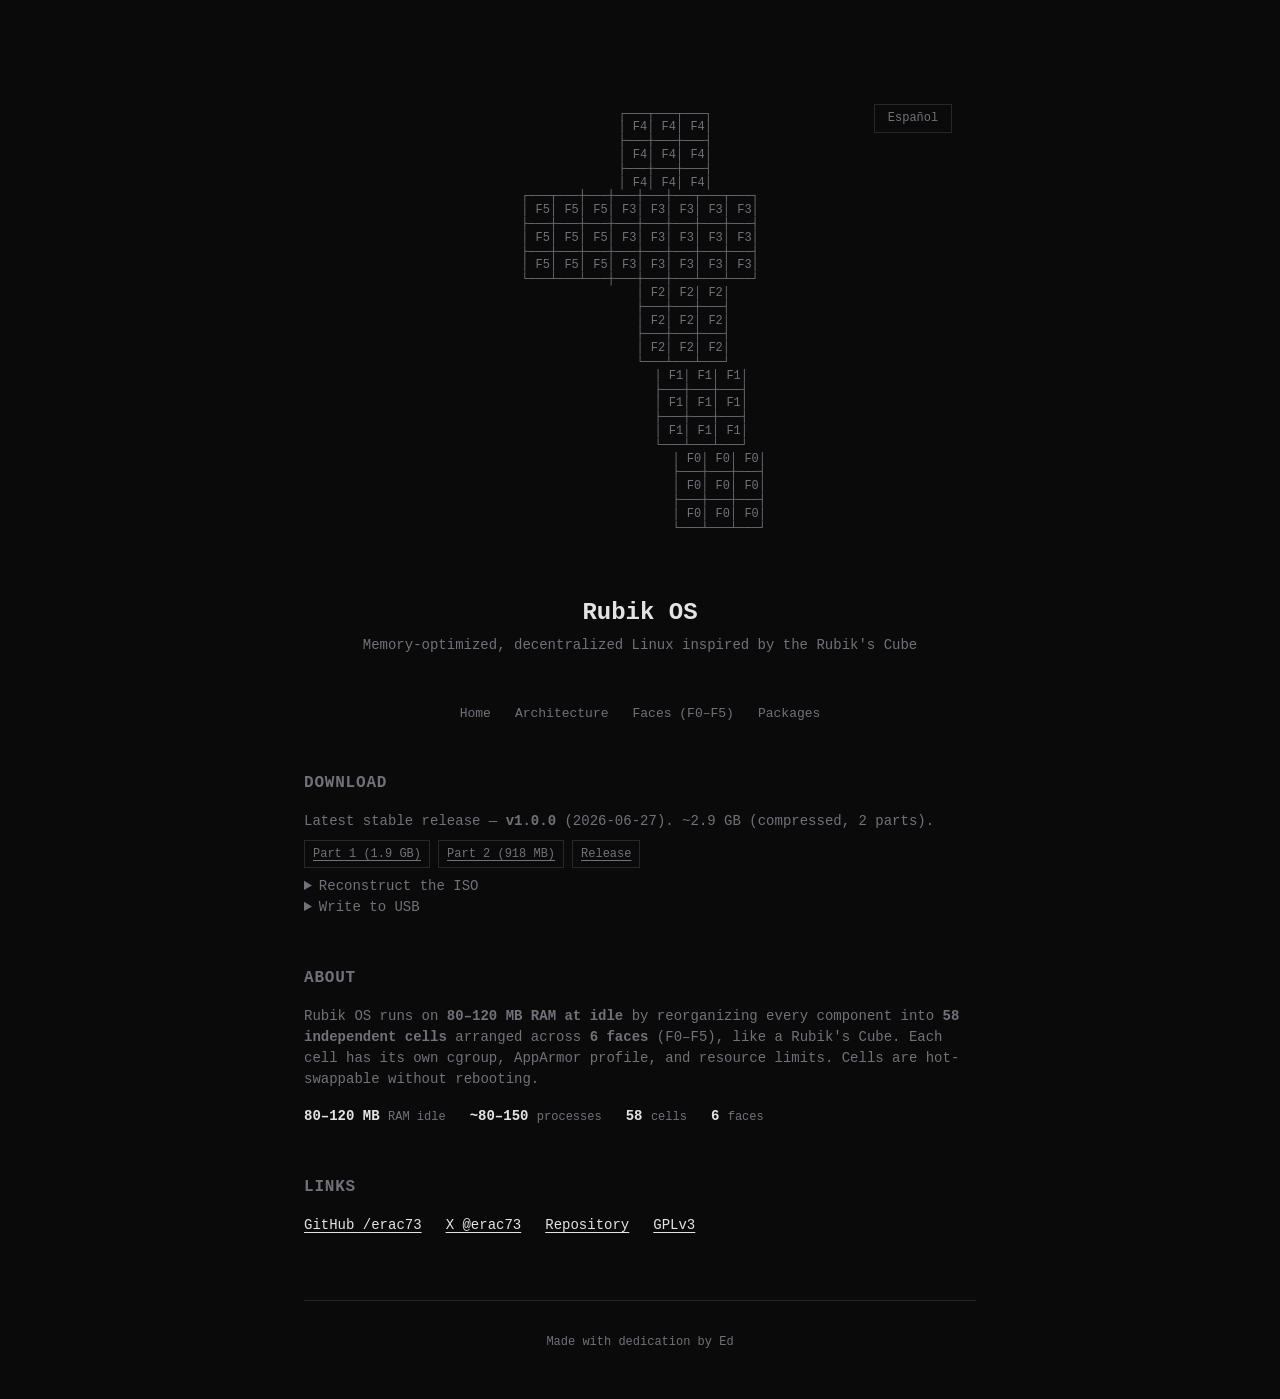
<file: docs/index.html>
<!DOCTYPE html>
<html lang="en">
<head>
  <meta charset="UTF-8">
  <meta name="viewport" content="width=device-width, initial-scale=1.0">
  <title>Rubik OS — Memory-optimized Linux</title>
  <meta name="description" content="Rubik OS is an Arch-based Linux distribution optimized for low-resource hardware. 80–120 MB RAM at idle.">
  <link rel="stylesheet" href="style.css">
</head>
<body>
  <div class="container">

    <header style="position:relative">
      <button class="lang-btn" onclick="toggleLang()" id="langBtn">Español</button>
      <div class="ascii">
        <pre>       ┌───┬───┬───┐
       │ F4│ F4│ F4│
       ├───┼───┼───┤
       │ F4│ F4│ F4│
       ├───┼───┼───┤
       │ F4│ F4│ F4│
┌───┬───┼───┼───┼───┼───┬───┬───┐
│ F5│ F5│ F5│ F3│ F3│ F3│ F3│ F3│
├───┼───┼───┼───┼───┼───┼───┼───┤
│ F5│ F5│ F5│ F3│ F3│ F3│ F3│ F3│
├───┼───┼───┼───┼───┼───┼───┼───┤
│ F5│ F5│ F5│ F3│ F3│ F3│ F3│ F3│
└───┴───┴───┼───┼───┼───┴───┴───┘
            │ F2│ F2│ F2│
            ├───┼───┼───┤
            │ F2│ F2│ F2│
            ├───┼───┼───┤
            │ F2│ F2│ F2│
            └───┴───┴───┘
                 │ F1│ F1│ F1│
                 ├───┼───┼───┤
                 │ F1│ F1│ F1│
                 ├───┼───┼───┤
                 │ F1│ F1│ F1│
                 └───┴───┴───┘
                      │ F0│ F0│ F0│
                      ├───┼───┼───┤
                      │ F0│ F0│ F0│
                      ├───┼───┼───┤
                      │ F0│ F0│ F0│
                      └───┴───┴───┘</pre>
      </div>
      <h1>Rubik OS</h1>
      <p class="en">Memory-optimized, decentralized Linux inspired by the Rubik's Cube</p>
      <p class="es">Linux optimizado para memoria, descentralizado, inspirado en el Cubo Rubik</p>
    </header>

    <nav class="nav-links">
      <a href="/rubik-os/" class="en">Home</a><a href="/rubik-os/" class="es">Inicio</a>
      <a href="/rubik-os/architecture.html">Architecture</a>
      <a href="/rubik-os/faces.html"><span class="en">Faces (F0–F5)</span><span class="es">Caras (F0–F5)</span></a>
      <a href="/rubik-os/packages.html"><span class="en">Packages</span><span class="es">Paquetes</span></a>
    </nav>

    <div class="section">
      <h2 class="en">Download</h2>
      <h2 class="es">Descargar</h2>
      <p class="en">Latest stable release — <strong>v1.0.0</strong> (2026-06-27). ~2.9 GB (compressed, 2 parts).</p>
      <p class="es">Última versión estable — <strong>v1.0.0</strong> (2026-06-27). ~2.9 GB (comprimido, 2 partes).</p>
      <div class="download-grid">
        <a href="https://github.com/erac73/rubik-os/releases/download/v1.0.0/rubik-os-20260627-x86_64.iso.xz.part_aa" class="tag"><span class="en">Part 1 (1.9 GB)</span><span class="es">Parte 1 (1.9 GB)</span></a>
        <a href="https://github.com/erac73/rubik-os/releases/download/v1.0.0/rubik-os-20260627-x86_64.iso.xz.part_ab" class="tag"><span class="en">Part 2 (918 MB)</span><span class="es">Parte 2 (918 MB)</span></a>
        <a href="https://github.com/erac73/rubik-os/releases/tag/v1.0.0" class="tag"><span class="en">Release</span><span class="es">Release</span></a>
      </div>
      <details>
        <summary class="en">Reconstruct the ISO</summary>
        <summary class="es">Reconstruir la ISO</summary>
        <pre class="block">cat rubik-os-*.iso.xz.part_* > rubik-os-20260627-x86_64.iso.xz
xz -d rubik-os-20260627-x86_64.iso.xz</pre>
      </details>
      <details>
        <summary class="en">Write to USB</summary>
        <summary class="es">Grabar en USB</summary>
        <pre class="block"># Linux
dd if=rubik-os-20260627-x86_64.iso of=/dev/sdX bs=4M status=progress && sync

# Windows (Rufus) — mode: "DD Image" (NOT "ISO Image")

# macOS
sudo dd if=rubik-os-20260627-x86_64.iso of=/dev/diskX bs=4m status=progress</pre>
      </details>
    </div>

    <div class="section">
      <h2 class="en">About</h2>
      <h2 class="es">Acerca de</h2>
      <p class="en">Rubik OS runs on <strong>80–120 MB RAM at idle</strong> by reorganizing every component into <strong>58 independent cells</strong> arranged across <strong>6 faces</strong> (F0–F5), like a Rubik's Cube. Each cell has its own cgroup, AppArmor profile, and resource limits. Cells are hot-swappable without rebooting.</p>
      <p class="es">Rubik OS funciona con <strong>80–120 MB RAM en idle</strong> reorganizando cada componente en <strong>58 celdas independientes</strong> distribuidas en <strong>6 caras</strong> (F0–F5), como un Cubo Rubik. Cada celda tiene su propio cgroup, perfil AppArmor y límites de recursos. Las celdas son intercambiables en caliente.</p>
      <div class="stats" style="margin-top:1rem">
        <div class="stat"><span class="stat-val">80–120 MB</span> <span class="stat-label en">RAM idle</span><span class="stat-label es">RAM idle</span></div>
        <div class="stat"><span class="stat-val">~80–150</span> <span class="stat-label en">processes</span><span class="stat-label es">procesos</span></div>
        <div class="stat"><span class="stat-val">58</span> <span class="stat-label en">cells</span><span class="stat-label es">celdas</span></div>
        <div class="stat"><span class="stat-val">6</span> <span class="stat-label en">faces</span><span class="stat-label es">caras</span></div>
      </div>
    </div>

    <div class="section">
      <h2 class="en">Links</h2>
      <h2 class="es">Enlaces</h2>
      <div class="links-grid">
        <a href="https://github.com/erac73">GitHub /erac73</a>
        <a href="https://x.com/erac73">X @erac73</a>
        <a href="https://github.com/erac73/rubik-os"><span class="en">Repository</span><span class="es">Repositorio</span></a>
        <a href="https://github.com/erac73/rubik-os/blob/main/LICENSE">GPLv3</a>
      </div>
    </div>

    <footer>
      <p><span class="en">Made with dedication by Ed</span><span class="es">Hecho con dedicación por Ed</span></p>
    </footer>

  </div>

  <script>
    let lang = 'en';
    function setLang(l) {
      lang = l;
      document.documentElement.lang = lang;
      document.getElementById('langBtn').textContent = lang === 'en' ? 'Español' : 'English';
      for (const el of document.querySelectorAll('.en')) el.style.display = lang === 'en' ? '' : 'none';
      for (const el of document.querySelectorAll('.es')) el.style.display = lang === 'es' ? '' : 'none';
    }
    function toggleLang() { setLang(lang === 'en' ? 'es' : 'en'); }
    setLang('en');
  </script>
</body>
</html>
</file>
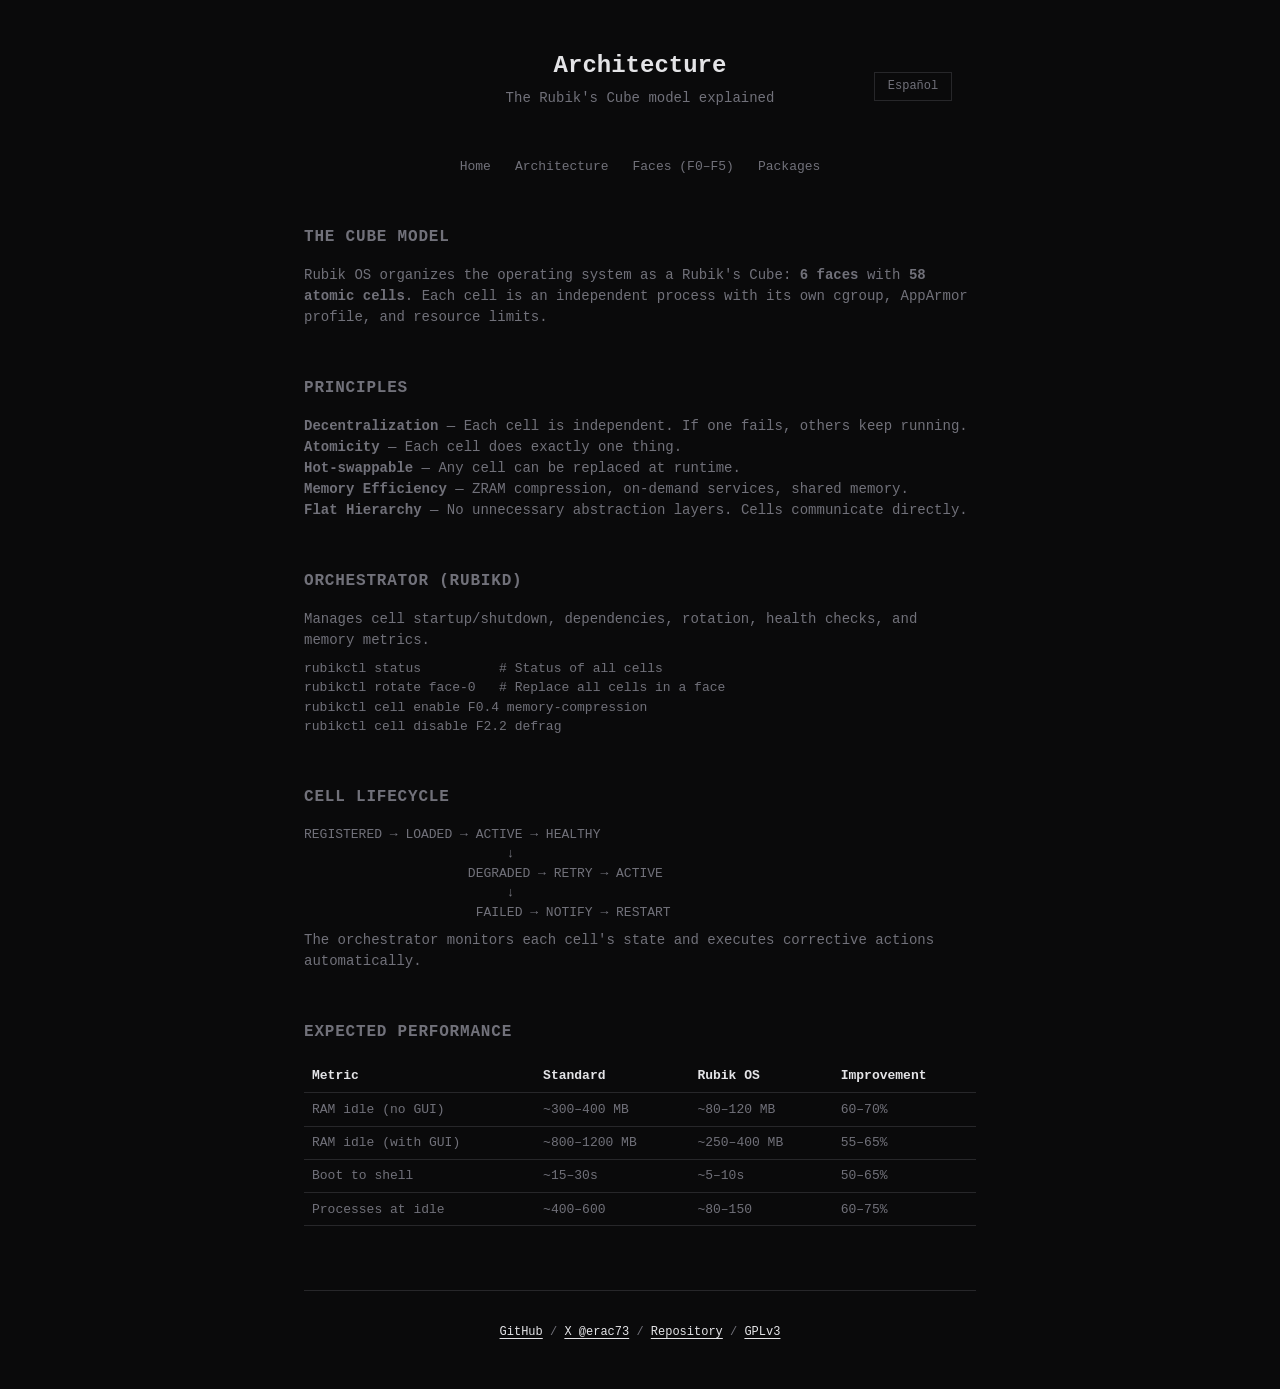
<file: docs/architecture.html>
<!DOCTYPE html>
<html lang="en">
<head>
  <meta charset="UTF-8">
  <meta name="viewport" content="width=device-width, initial-scale=1.0">
  <title>Architecture — Rubik OS</title>
  <meta name="description" content="Rubik OS architecture: the Rubik's Cube model, 58 atomic cells, 6 faces, decentralized design.">
  <link rel="stylesheet" href="style.css">
</head>
<body>
  <div class="container">

    <header style="position:relative">
      <button class="lang-btn" onclick="toggleLang()" id="langBtn">Español</button>
      <h1><span class="en">Architecture</span><span class="es">Arquitectura</span></h1>
      <p class="en">The Rubik's Cube model explained</p>
      <p class="es">El modelo del Cubo Rubik explicado</p>
    </header>

    <nav class="nav-links">
      <a href="/rubik-os/" class="en">Home</a><a href="/rubik-os/" class="es">Inicio</a>
      <a href="/rubik-os/architecture.html">Architecture</a>
      <a href="/rubik-os/faces.html"><span class="en">Faces (F0–F5)</span><span class="es">Caras (F0–F5)</span></a>
      <a href="/rubik-os/packages.html"><span class="en">Packages</span><span class="es">Paquetes</span></a>
    </nav>

    <div class="section">
      <h2 class="en">The Cube Model</h2>
      <h2 class="es">El Modelo del Cubo</h2>
      <p class="en">Rubik OS organizes the operating system as a Rubik's Cube: <strong>6 faces</strong> with <strong>58 atomic cells</strong>. Each cell is an independent process with its own cgroup, AppArmor profile, and resource limits.</p>
      <p class="es">Rubik OS organiza el sistema operativo como un Cubo Rubik: <strong>6 caras</strong> con <strong>58 celdas atómicas</strong>. Cada celda es un proceso independiente con su propio cgroup, perfil AppArmor y límites de recursos.</p>
    </div>

    <div class="section">
      <h2 class="en">Principles</h2>
      <h2 class="es">Principios</h2>
      <p><strong class="en">Decentralization</strong><strong class="es">Descentralización</strong> — <span class="en">Each cell is independent. If one fails, others keep running.</span><span class="es">Cada celda es independiente. Si una falla, las demás continúan.</span></p>
      <p><strong class="en">Atomicity</strong><strong class="es">Atomicidad</strong> — <span class="en">Each cell does exactly one thing.</span><span class="es">Cada celda hace exactamente una cosa.</span></p>
      <p><strong class="en">Hot-swappable</strong><strong class="es">Intercambiabilidad</strong> — <span class="en">Any cell can be replaced at runtime.</span><span class="es">Cada celda puede ser reemplazada en caliente.</span></p>
      <p><strong class="en">Memory Efficiency</strong><strong class="es">Eficiencia</strong> — <span class="en">ZRAM compression, on-demand services, shared memory.</span><span class="es">Compresión ZRAM, servicios bajo demanda, memoria compartida.</span></p>
      <p><strong class="en">Flat Hierarchy</strong><strong class="es">Jerarquía plana</strong> — <span class="en">No unnecessary abstraction layers. Cells communicate directly.</span><span class="es">Sin capas de abstracción innecesarias. Comunicación directa.</span></p>
    </div>

    <div class="section">
      <h2 class="en">Orchestrator (rubikd)</h2>
      <h2 class="es">Orquestador (rubikd)</h2>
      <p class="en">Manages cell startup/shutdown, dependencies, rotation, health checks, and memory metrics.</p>
      <p class="es">Gestiona inicio/parada de celdas, dependencias, rotación, health checks y métricas de memoria.</p>
      <pre class="block">rubikctl status          <span class="en"># Status of all cells</span><span class="es"># Estado de todas las celdas</span>
rubikctl rotate face-0   <span class="en"># Replace all cells in a face</span><span class="es"># Reemplazar todas las celdas de una cara</span>
rubikctl cell enable F0.4 memory-compression
rubikctl cell disable F2.2 defrag</pre>
    </div>

    <div class="section">
      <h2 class="en">Cell Lifecycle</h2>
      <h2 class="es">Ciclo de Vida</h2>
      <pre class="block">REGISTERED → LOADED → ACTIVE → HEALTHY
                          ↓
                     DEGRADED → RETRY → ACTIVE
                          ↓
                      FAILED → NOTIFY → RESTART</pre>
      <p class="en" style="color:var(--dim)">The orchestrator monitors each cell's state and executes corrective actions automatically.</p>
      <p class="es" style="color:var(--dim)">El orquestador monitorea el estado de cada celda y ejecuta acciones correctivas automáticamente.</p>
    </div>

    <div class="section">
      <h2 class="en">Expected Performance</h2>
      <h2 class="es">Rendimiento</h2>
      <table>
        <tr><th class="en">Metric</th><th class="es">Métrica</th><th>Standard</th><th>Rubik OS</th><th class="en">Improvement</th><th class="es">Mejora</th></tr>
        <tr><td class="en">RAM idle (no GUI)</td><td class="es">RAM idle (sin GUI)</td><td>~300–400 MB</td><td>~80–120 MB</td><td>60–70%</td></tr>
        <tr><td class="en">RAM idle (with GUI)</td><td class="es">RAM idle (con GUI)</td><td>~800–1200 MB</td><td>~250–400 MB</td><td>55–65%</td></tr>
        <tr><td class="en">Boot to shell</td><td class="es">Arranque a shell</td><td>~15–30s</td><td>~5–10s</td><td>50–65%</td></tr>
        <tr><td class="en">Processes at idle</td><td class="es">Procesos en idle</td><td>~400–600</td><td>~80–150</td><td>60–75%</td></tr>
      </table>
    </div>

    <footer>
      <p><a href="https://github.com/erac73">GitHub</a> / <a href="https://x.com/erac73">X @erac73</a> / <a href="https://github.com/erac73/rubik-os">Repository</a> / <a href="https://github.com/erac73/rubik-os/blob/main/LICENSE">GPLv3</a></p>
    </footer>

  </div>

  <script>
    let lang = 'en';
    function setLang(l) {
      lang = l;
      document.documentElement.lang = lang;
      document.getElementById('langBtn').textContent = lang === 'en' ? 'Español' : 'English';
      for (const el of document.querySelectorAll('.en')) el.style.display = lang === 'en' ? '' : 'none';
      for (const el of document.querySelectorAll('.es')) el.style.display = lang === 'es' ? '' : 'none';
    }
    function toggleLang() { setLang(lang === 'en' ? 'es' : 'en'); }
    setLang('en');
  </script>
</body>
</html>
</file>
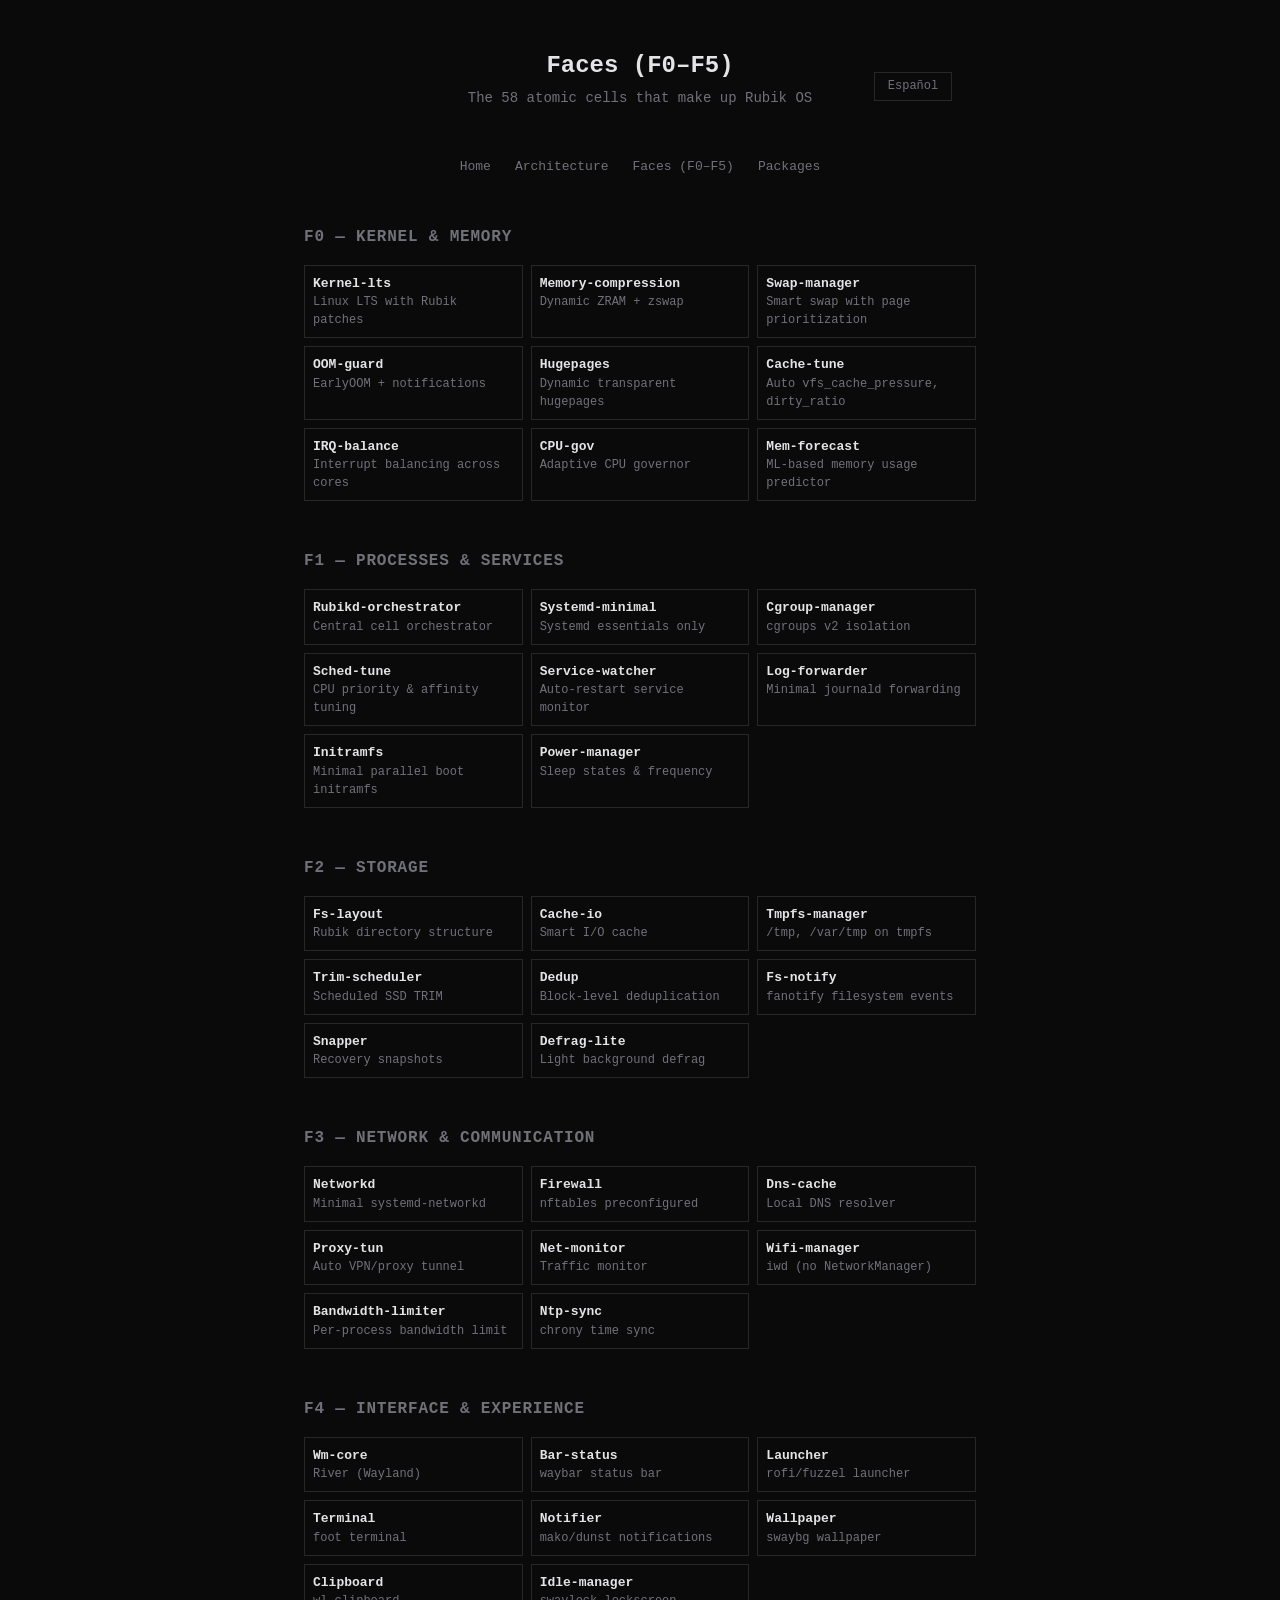
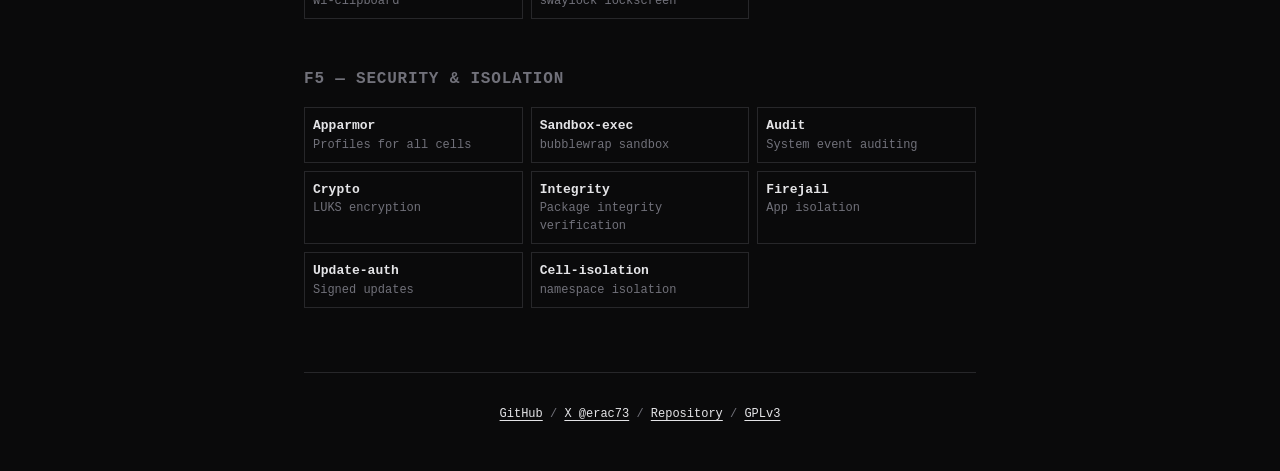
<file: docs/faces.html>
<!DOCTYPE html>
<html lang="en">
<head>
  <meta charset="UTF-8">
  <meta name="viewport" content="width=device-width, initial-scale=1.0">
  <title>Faces (F0–F5) — Rubik OS</title>
  <meta name="description" content="Rubik OS faces: Kernel & Memory, Processes & Services, Storage, Network, UI, Security — 58 atomic cells.">
  <link rel="stylesheet" href="style.css">
</head>
<body>
  <div class="container">

    <header style="position:relative">
      <button class="lang-btn" onclick="toggleLang()" id="langBtn">Español</button>
      <h1><span class="en">Faces (F0–F5)</span><span class="es">Caras (F0–F5)</span></h1>
      <p class="en">The 58 atomic cells that make up Rubik OS</p>
      <p class="es">Las 58 celdas atómicas que componen Rubik OS</p>
    </header>

    <nav class="nav-links">
      <a href="/rubik-os/" class="en">Home</a><a href="/rubik-os/" class="es">Inicio</a>
      <a href="/rubik-os/architecture.html">Architecture</a>
      <a href="/rubik-os/faces.html"><span class="en">Faces (F0–F5)</span><span class="es">Caras (F0–F5)</span></a>
      <a href="/rubik-os/packages.html"><span class="en">Packages</span><span class="es">Paquetes</span></a>
    </nav>

    <div class="section">
      <h2>F0 — <span class="en">Kernel & Memory</span><span class="es">Kernel y Memoria</span></h2>
      <div class="cell-grid">
        <div class="cell-item"><strong>Kernel-lts</strong><div class="desc en">Linux LTS with Rubik patches</div><div class="desc es">Linux LTS con parches Rubik</div></div>
        <div class="cell-item"><strong>Memory-compression</strong><div class="desc en">Dynamic ZRAM + zswap</div><div class="desc es">ZRAM + zswap dinámico</div></div>
        <div class="cell-item"><strong>Swap-manager</strong><div class="desc en">Smart swap with page prioritization</div><div class="desc es">Swap inteligente con priorización</div></div>
        <div class="cell-item"><strong>OOM-guard</strong><div class="desc en">EarlyOOM + notifications</div><div class="desc es">EarlyOOM + notificaciones</div></div>
        <div class="cell-item"><strong>Hugepages</strong><div class="desc en">Dynamic transparent hugepages</div><div class="desc es">Hugepages transparentes dinámicas</div></div>
        <div class="cell-item"><strong>Cache-tune</strong><div class="desc en">Auto vfs_cache_pressure, dirty_ratio</div><div class="desc es">Ajuste automático de caché</div></div>
        <div class="cell-item"><strong>IRQ-balance</strong><div class="desc en">Interrupt balancing across cores</div><div class="desc es">Balanceo de IRQ entre cores</div></div>
        <div class="cell-item"><strong>CPU-gov</strong><div class="desc en">Adaptive CPU governor</div><div class="desc es">Gobernador adaptativo</div></div>
        <div class="cell-item"><strong>Mem-forecast</strong><div class="desc en">ML-based memory usage predictor</div><div class="desc es">Predictor de memoria (ML)</div></div>
      </div>
    </div>

    <div class="section">
      <h2>F1 — <span class="en">Processes & Services</span><span class="es">Procesos y Servicios</span></h2>
      <div class="cell-grid">
        <div class="cell-item"><strong>Rubikd-orchestrator</strong><div class="desc en">Central cell orchestrator</div><div class="desc es">Orquestador central</div></div>
        <div class="cell-item"><strong>Systemd-minimal</strong><div class="desc en">Systemd essentials only</div><div class="desc es">Systemd solo lo esencial</div></div>
        <div class="cell-item"><strong>Cgroup-manager</strong><div class="desc en">cgroups v2 isolation</div><div class="desc es">Aislamiento cgroups v2</div></div>
        <div class="cell-item"><strong>Sched-tune</strong><div class="desc en">CPU priority & affinity tuning</div><div class="desc es">Ajuste de prioridades CPU</div></div>
        <div class="cell-item"><strong>Service-watcher</strong><div class="desc en">Auto-restart service monitor</div><div class="desc es">Monitor con auto-reinicio</div></div>
        <div class="cell-item"><strong>Log-forwarder</strong><div class="desc en">Minimal journald forwarding</div><div class="desc es">Forwarder de logs a journald</div></div>
        <div class="cell-item"><strong>Initramfs</strong><div class="desc en">Minimal parallel boot initramfs</div><div class="desc es">Initramfs mínimo</div></div>
        <div class="cell-item"><strong>Power-manager</strong><div class="desc en">Sleep states & frequency</div><div class="desc es">Gestión de energía</div></div>
      </div>
    </div>

    <div class="section">
      <h2>F2 — <span class="en">Storage</span><span class="es">Almacenamiento</span></h2>
      <div class="cell-grid">
        <div class="cell-item"><strong>Fs-layout</strong><div class="desc en">Rubik directory structure</div><div class="desc es">Estructura de directorios</div></div>
        <div class="cell-item"><strong>Cache-io</strong><div class="desc en">Smart I/O cache</div><div class="desc es">Caché de E/S inteligente</div></div>
        <div class="cell-item"><strong>Tmpfs-manager</strong><div class="desc en">/tmp, /var/tmp on tmpfs</div><div class="desc es">/tmp, /var/tmp en tmpfs</div></div>
        <div class="cell-item"><strong>Trim-scheduler</strong><div class="desc en">Scheduled SSD TRIM</div><div class="desc es">TRIM programado para SSDs</div></div>
        <div class="cell-item"><strong>Dedup</strong><div class="desc en">Block-level deduplication</div><div class="desc es">Deduplicación a nivel bloques</div></div>
        <div class="cell-item"><strong>Fs-notify</strong><div class="desc en">fanotify filesystem events</div><div class="desc es">Notificaciones de cambios</div></div>
        <div class="cell-item"><strong>Snapper</strong><div class="desc en">Recovery snapshots</div><div class="desc es">Snapshots de recuperación</div></div>
        <div class="cell-item"><strong>Defrag-lite</strong><div class="desc en">Light background defrag</div><div class="desc es">Desfragmentación ligera</div></div>
      </div>
    </div>

    <div class="section">
      <h2>F3 — <span class="en">Network & Communication</span><span class="es">Red y Comunicación</span></h2>
      <div class="cell-grid">
        <div class="cell-item"><strong>Networkd</strong><div class="desc en">Minimal systemd-networkd</div><div class="desc es">systemd-networkd minimal</div></div>
        <div class="cell-item"><strong>Firewall</strong><div class="desc en">nftables preconfigured</div><div class="desc es">nftables preconfigurado</div></div>
        <div class="cell-item"><strong>Dns-cache</strong><div class="desc en">Local DNS resolver</div><div class="desc es">Resolver DNS local</div></div>
        <div class="cell-item"><strong>Proxy-tun</strong><div class="desc en">Auto VPN/proxy tunnel</div><div class="desc es">Túnel VPN/proxy automático</div></div>
        <div class="cell-item"><strong>Net-monitor</strong><div class="desc en">Traffic monitor</div><div class="desc es">Monitor de tráfico</div></div>
        <div class="cell-item"><strong>Wifi-manager</strong><div class="desc en">iwd (no NetworkManager)</div><div class="desc es">iwd minimal</div></div>
        <div class="cell-item"><strong>Bandwidth-limiter</strong><div class="desc en">Per-process bandwidth limit</div><div class="desc es">Límite de ancho de banda</div></div>
        <div class="cell-item"><strong>Ntp-sync</strong><div class="desc en">chrony time sync</div><div class="desc es">Sincronización NTP</div></div>
      </div>
    </div>

    <div class="section">
      <h2>F4 — <span class="en">Interface & Experience</span><span class="es">Interfaz y Experiencia</span></h2>
      <div class="cell-grid">
        <div class="cell-item"><strong>Wm-core</strong><div class="desc en">River (Wayland)</div><div class="desc es">River (Wayland)</div></div>
        <div class="cell-item"><strong>Bar-status</strong><div class="desc en">waybar status bar</div><div class="desc es">Barra waybar</div></div>
        <div class="cell-item"><strong>Launcher</strong><div class="desc en">rofi/fuzzel launcher</div><div class="desc es">Lanzador rofi/fuzzel</div></div>
        <div class="cell-item"><strong>Terminal</strong><div class="desc en">foot terminal</div><div class="desc es">Terminal foot</div></div>
        <div class="cell-item"><strong>Notifier</strong><div class="desc en">mako/dunst notifications</div><div class="desc es">Notificaciones mako/dunst</div></div>
        <div class="cell-item"><strong>Wallpaper</strong><div class="desc en">swaybg wallpaper</div><div class="desc es">Wallpaper swaybg</div></div>
        <div class="cell-item"><strong>Clipboard</strong><div class="desc en">wl-clipboard</div><div class="desc es">Portapapeles</div></div>
        <div class="cell-item"><strong>Idle-manager</strong><div class="desc en">swaylock lockscreen</div><div class="desc es">Bloqueo de pantalla</div></div>
      </div>
    </div>

    <div class="section">
      <h2>F5 — <span class="en">Security & Isolation</span><span class="es">Seguridad y Aislamiento</span></h2>
      <div class="cell-grid">
        <div class="cell-item"><strong>Apparmor</strong><div class="desc en">Profiles for all cells</div><div class="desc es">Perfiles AppArmor</div></div>
        <div class="cell-item"><strong>Sandbox-exec</strong><div class="desc en">bubblewrap sandbox</div><div class="desc es">Sandbox bubblewrap</div></div>
        <div class="cell-item"><strong>Audit</strong><div class="desc en">System event auditing</div><div class="desc es">Auditoría de eventos</div></div>
        <div class="cell-item"><strong>Crypto</strong><div class="desc en">LUKS encryption</div><div class="desc es">Cifrado LUKS</div></div>
        <div class="cell-item"><strong>Integrity</strong><div class="desc en">Package integrity verification</div><div class="desc es">Verificación de integridad</div></div>
        <div class="cell-item"><strong>Firejail</strong><div class="desc en">App isolation</div><div class="desc es">Aislamiento de apps</div></div>
        <div class="cell-item"><strong>Update-auth</strong><div class="desc en">Signed updates</div><div class="desc es">Actualizaciones firmadas</div></div>
        <div class="cell-item"><strong>Cell-isolation</strong><div class="desc en">namespace isolation</div><div class="desc es">Aislamiento por namespaces</div></div>
      </div>
    </div>

    <footer>
      <p><a href="https://github.com/erac73">GitHub</a> / <a href="https://x.com/erac73">X @erac73</a> / <a href="https://github.com/erac73/rubik-os">Repository</a> / <a href="https://github.com/erac73/rubik-os/blob/main/LICENSE">GPLv3</a></p>
    </footer>

  </div>

  <script>
    let lang = 'en';
    function setLang(l) {
      lang = l;
      document.documentElement.lang = lang;
      document.getElementById('langBtn').textContent = lang === 'en' ? 'Español' : 'English';
      for (const el of document.querySelectorAll('.en')) el.style.display = lang === 'en' ? '' : 'none';
      for (const el of document.querySelectorAll('.es')) el.style.display = lang === 'es' ? '' : 'none';
    }
    function toggleLang() { setLang(lang === 'en' ? 'es' : 'en'); }
    setLang('en');
  </script>
</body>
</html>
</file>
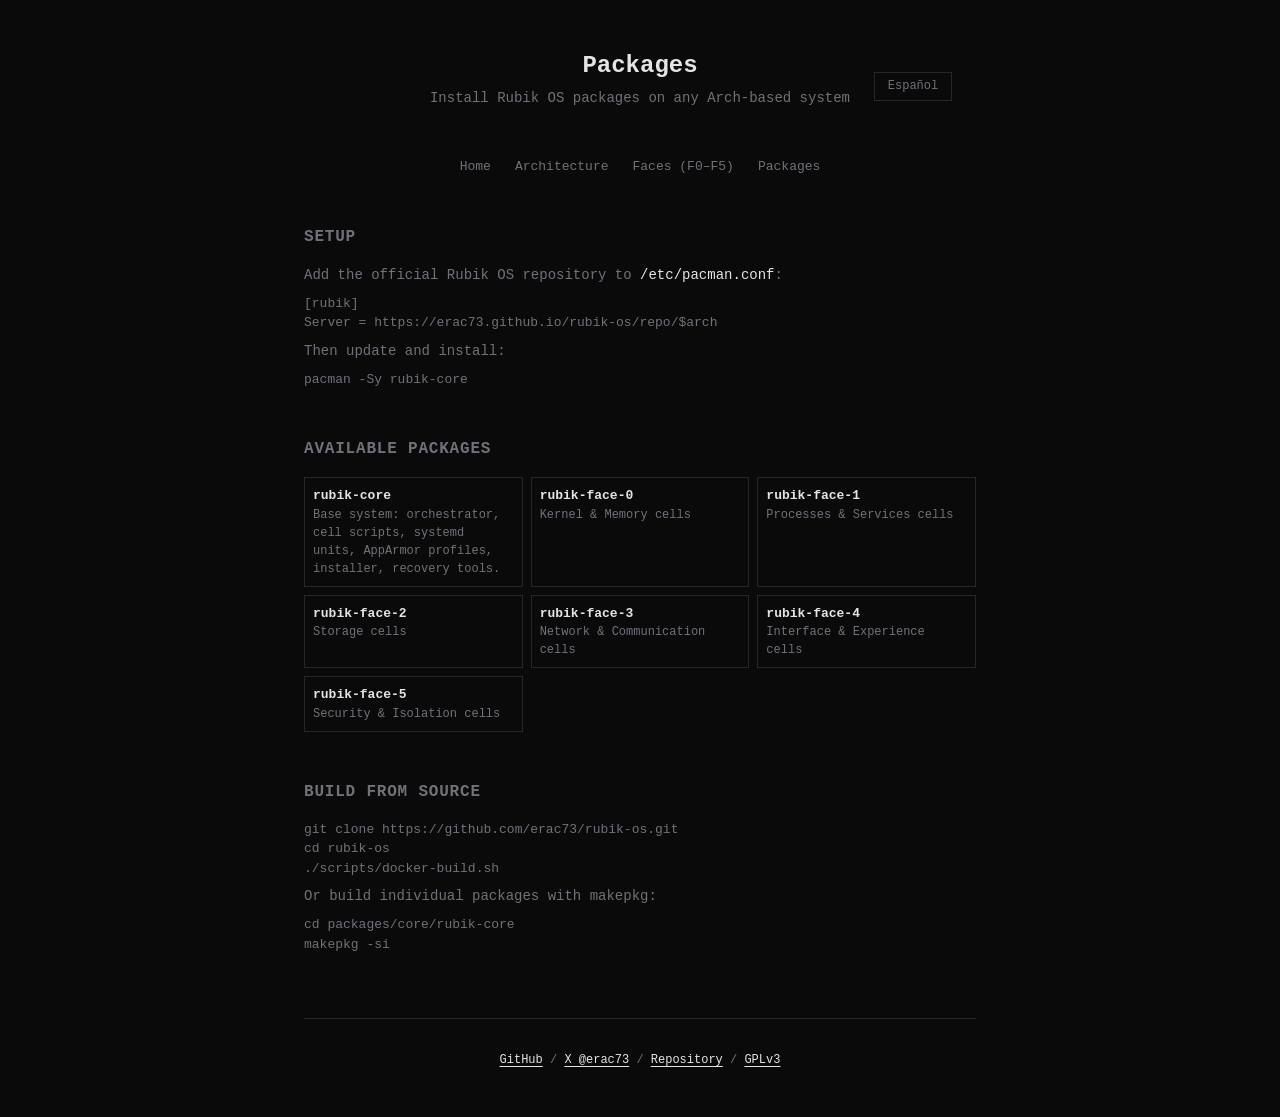
<file: docs/packages.html>
<!DOCTYPE html>
<html lang="en">
<head>
  <meta charset="UTF-8">
  <meta name="viewport" content="width=device-width, initial-scale=1.0">
  <title>Packages — Rubik OS</title>
  <meta name="description" content="Rubik OS package repository and build instructions.">
  <link rel="stylesheet" href="style.css">
</head>
<body>
  <div class="container">

    <header style="position:relative">
      <button class="lang-btn" onclick="toggleLang()" id="langBtn">Español</button>
      <h1><span class="en">Packages</span><span class="es">Paquetes</span></h1>
      <p class="en">Install Rubik OS packages on any Arch-based system</p>
      <p class="es">Instalá paquetes de Rubik OS en cualquier sistema basado en Arch</p>
    </header>

    <nav class="nav-links">
      <a href="/rubik-os/" class="en">Home</a><a href="/rubik-os/" class="es">Inicio</a>
      <a href="/rubik-os/architecture.html">Architecture</a>
      <a href="/rubik-os/faces.html"><span class="en">Faces (F0–F5)</span><span class="es">Caras (F0–F5)</span></a>
      <a href="/rubik-os/packages.html"><span class="en">Packages</span><span class="es">Paquetes</span></a>
    </nav>

    <div class="section">
      <h2 class="en">Setup</h2>
      <h2 class="es">Configuración</h2>
      <p class="en">Add the official Rubik OS repository to <code class="inline">/etc/pacman.conf</code>:</p>
      <p class="es">Agregá el repositorio oficial de Rubik OS a <code class="inline">/etc/pacman.conf</code>:</p>
      <pre class="block">[rubik]
Server = https://erac73.github.io/rubik-os/repo/$arch</pre>
      <p class="en">Then update and install:</p>
      <p class="es">Luego actualizá e instalá:</p>
      <pre class="block">pacman -Sy rubik-core</pre>
    </div>

    <div class="section">
      <h2 class="en">Available Packages</h2>
      <h2 class="es">Paquetes Disponibles</h2>
      <div class="cell-grid">
        <div class="cell-item">
          <strong>rubik-core</strong>
          <div class="desc en">Base system: orchestrator, cell scripts, systemd units, AppArmor profiles, installer, recovery tools.</div>
          <div class="desc es">Sistema base: orquestador, scripts de celdas, units systemd, perfiles AppArmor, instalador, recuperación.</div>
        </div>
        <div class="cell-item">
          <strong>rubik-face-0</strong>
          <div class="desc en">Kernel & Memory cells</div>
          <div class="desc es">Celdas de Kernel y Memoria</div>
        </div>
        <div class="cell-item">
          <strong>rubik-face-1</strong>
          <div class="desc en">Processes & Services cells</div>
          <div class="desc es">Celdas de Procesos y Servicios</div>
        </div>
        <div class="cell-item">
          <strong>rubik-face-2</strong>
          <div class="desc en">Storage cells</div>
          <div class="desc es">Celdas de Almacenamiento</div>
        </div>
        <div class="cell-item">
          <strong>rubik-face-3</strong>
          <div class="desc en">Network & Communication cells</div>
          <div class="desc es">Celdas de Red y Comunicación</div>
        </div>
        <div class="cell-item">
          <strong>rubik-face-4</strong>
          <div class="desc en">Interface & Experience cells</div>
          <div class="desc es">Celdas de Interfaz y Experiencia</div>
        </div>
        <div class="cell-item">
          <strong>rubik-face-5</strong>
          <div class="desc en">Security & Isolation cells</div>
          <div class="desc es">Celdas de Seguridad y Aislamiento</div>
        </div>
      </div>
    </div>

    <div class="section">
      <h2 class="en">Build from Source</h2>
      <h2 class="es">Construir desde Fuente</h2>
      <pre class="block">git clone https://github.com/erac73/rubik-os.git
cd rubik-os
./scripts/docker-build.sh</pre>
      <p class="en" style="color:var(--dim)">Or build individual packages with makepkg:</p>
      <p class="es" style="color:var(--dim)">O construir paquetes individuales con makepkg:</p>
      <pre class="block">cd packages/core/rubik-core
makepkg -si</pre>
    </div>

    <footer>
      <p><a href="https://github.com/erac73">GitHub</a> / <a href="https://x.com/erac73">X @erac73</a> / <a href="https://github.com/erac73/rubik-os">Repository</a> / <a href="https://github.com/erac73/rubik-os/blob/main/LICENSE">GPLv3</a></p>
    </footer>

  </div>

  <script>
    let lang = 'en';
    function setLang(l) {
      lang = l;
      document.documentElement.lang = lang;
      document.getElementById('langBtn').textContent = lang === 'en' ? 'Español' : 'English';
      for (const el of document.querySelectorAll('.en')) el.style.display = lang === 'en' ? '' : 'none';
      for (const el of document.querySelectorAll('.es')) el.style.display = lang === 'es' ? '' : 'none';
    }
    function toggleLang() { setLang(lang === 'en' ? 'es' : 'en'); }
    setLang('en');
  </script>
</body>
</html>
</file>
<file: docs/style.css>
:root {
  --bg: #0a0a0b;
  --fg: #e4e4e7;
  --dim: #71717a;
  --accent: #a1a1aa;
  --border: #27272a;
  --green: #22c55e;
  --blue: #3b82f6;
  --red: #ef4444;
  --yellow: #eab308;
  --pink: #ec4899;
}
* { margin: 0; padding: 0; box-sizing: border-box; }
body {
  font-family: ui-monospace, 'SF Mono', 'Cascadia Code', 'JetBrains Mono', Consolas, monospace;
  background: var(--bg);
  color: var(--fg);
  font-size: 14px;
  line-height: 1.5;
}
.container { max-width: 720px; margin: 0 auto; padding: 3rem 1.5rem; }
pre, code { font-family: inherit; }
a { color: var(--fg); text-decoration: underline; text-underline-offset: 3px; }
a:hover { color: #fff; }
.ascii { color: var(--dim); line-height: 1.15; font-size: 12px; white-space: pre; text-align: center; margin: 2rem 0; }
header { text-align: center; margin-bottom: 3rem; }
header h1 { font-size: 1.5rem; font-weight: 600; margin-bottom: 0.25rem; }
header p { color: var(--dim); }
.lang-btn {
  background: none; border: 1px solid var(--border); color: var(--dim);
  padding: 0.4rem 0.8rem; cursor: pointer; font-size: 12px; font-family: inherit;
  position: absolute; top: 1.5rem; right: 1.5rem;
}
.lang-btn:hover { color: var(--fg); border-color: var(--accent); }

.nav-links { display: flex; flex-wrap: wrap; gap: 1.5rem; justify-content: center; margin: 2rem 0; }
.nav-links a { color: var(--dim); text-decoration: none; font-size: 13px; }
.nav-links a:hover { color: var(--fg); text-decoration: underline; }
.section { margin: 3rem 0; }
.section h2 { font-size: 1rem; font-weight: 600; margin-bottom: 1rem; color: var(--dim); text-transform: uppercase; letter-spacing: 0.05em; }
.section p, .section li { color: var(--dim); }
.links-grid { display: flex; flex-wrap: wrap; gap: 0.75rem 1.5rem; margin: 0.5rem 0; }
.links-grid a { color: var(--fg); }
.download-grid { display: flex; flex-wrap: wrap; gap: 0.5rem; margin: 0.5rem 0; }
.tag { color: var(--dim); font-size: 12px; border: 1px solid var(--border); padding: 0.25rem 0.5rem; display: inline-block; }
.stats { display: flex; flex-wrap: wrap; gap: 1.5rem; margin: 0.5rem 0; }
.stat { }
.stat-val { color: var(--fg); font-weight: 600; }
.stat-label { color: var(--dim); font-size: 12px; }
footer { text-align: center; margin-top: 4rem; padding-top: 2rem; border-top: 1px solid var(--border); color: var(--dim); font-size: 12px; }
footer .social { display: flex; justify-content: center; gap: 1.5rem; margin-bottom: 0.75rem; }
footer .social a { color: var(--dim); text-decoration: none; display: flex; align-items: center; gap: 0.3rem; }
footer .social a:hover { color: var(--fg); }
footer .social svg { width: 16px; height: 16px; fill: currentColor; }
pre.block { color: var(--dim); background: none; border: none; padding: 0; margin: 0.5rem 0; font-size: 13px; }
code.inline { color: var(--fg); background: none; }
table { width: 100%; border-collapse: collapse; font-size: 13px; margin: 0.5rem 0; }
th, td { text-align: left; padding: 0.4rem 0.5rem; border-bottom: 1px solid var(--border); color: var(--dim); }
th { color: var(--fg); font-weight: 600; }
.cell-grid { display: grid; grid-template-columns: repeat(auto-fill, minmax(200px, 1fr)); gap: 0.5rem; margin: 0.5rem 0; }
.cell-item { padding: 0.5rem; border: 1px solid var(--border); }
.cell-item strong { color: var(--fg); font-weight: 600; display: block; font-size: 13px; }
.cell-item .desc { color: var(--dim); font-size: 12px; }
ul { list-style: none; padding: 0; }
li { margin: 0.4rem 0; padding-left: 0; }
li::before { content: "— "; color: var(--dim); }
details summary { cursor: pointer; color: var(--dim); }
details summary:hover { color: var(--fg); }
@media (max-width: 600px) { .container { padding: 1.5rem 1rem; } .lang-btn { position: static; display: block; margin: 0 auto 1rem; } }
</file>
